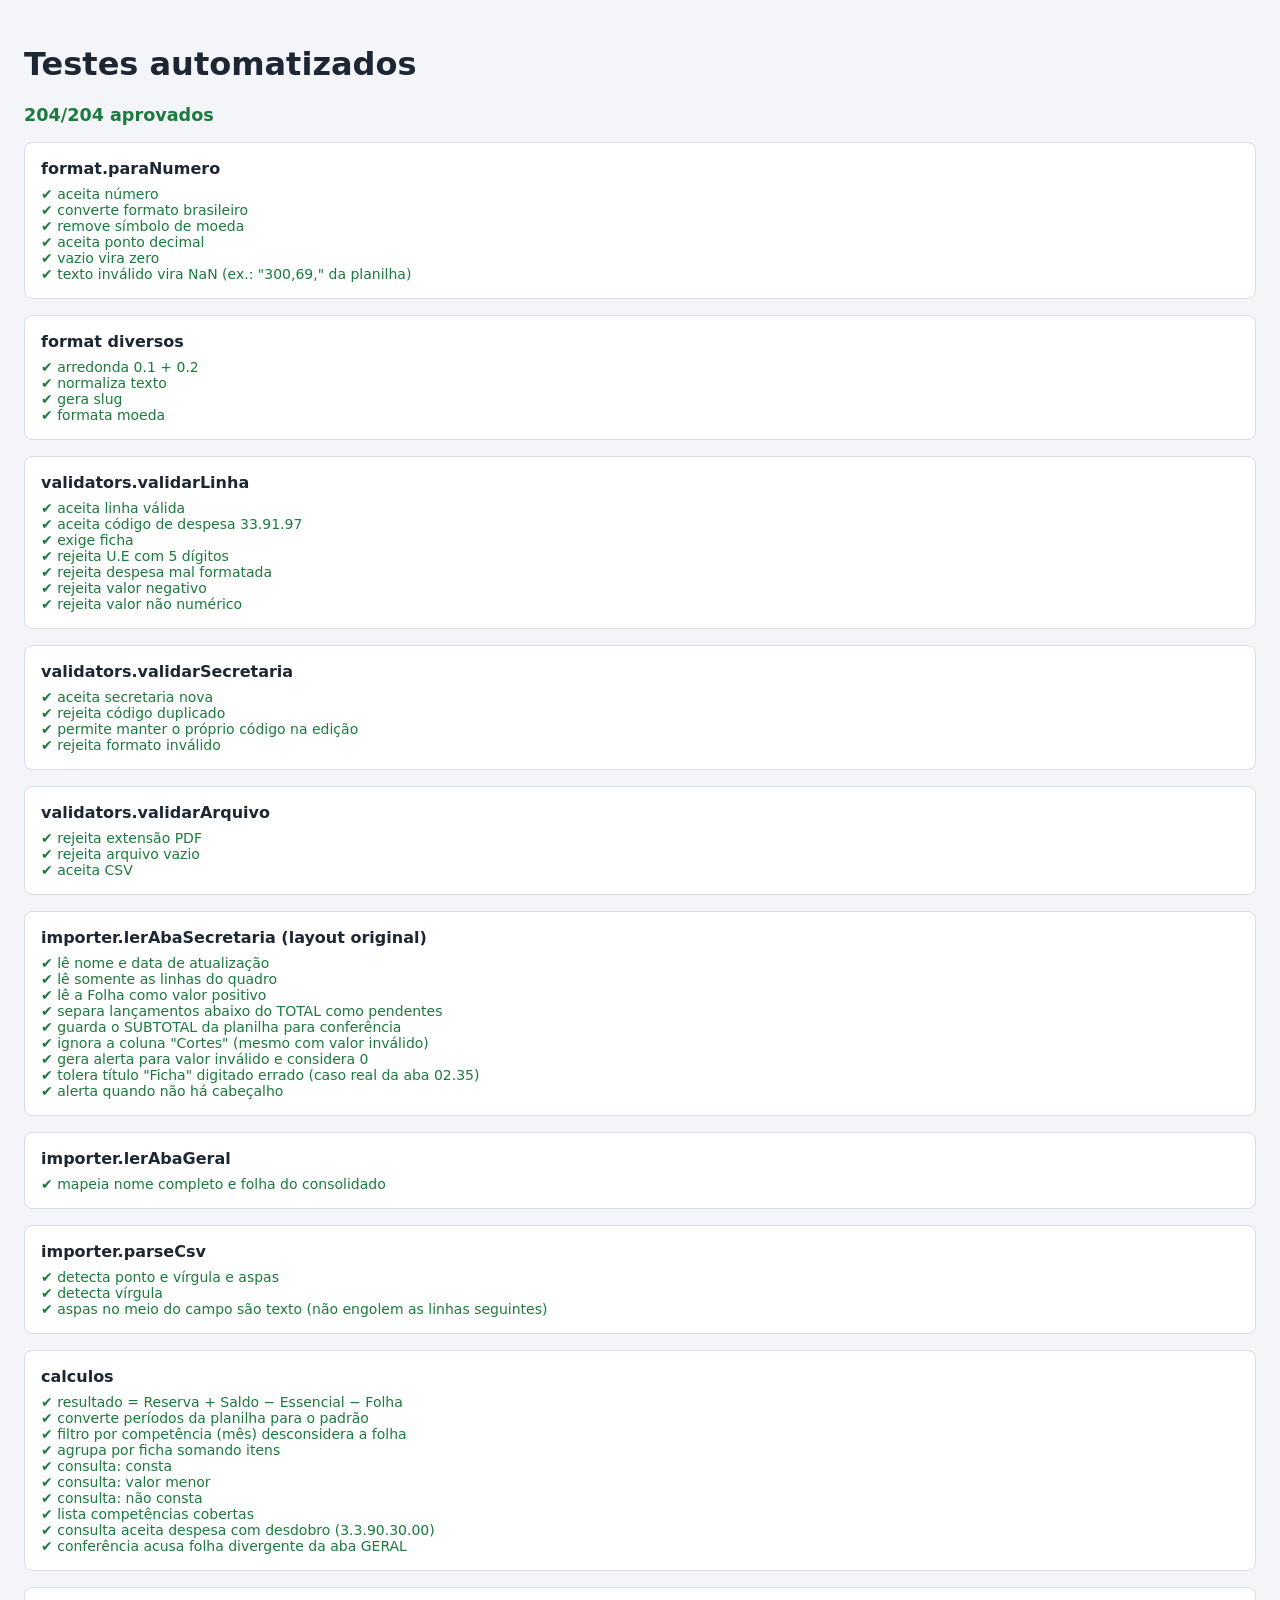
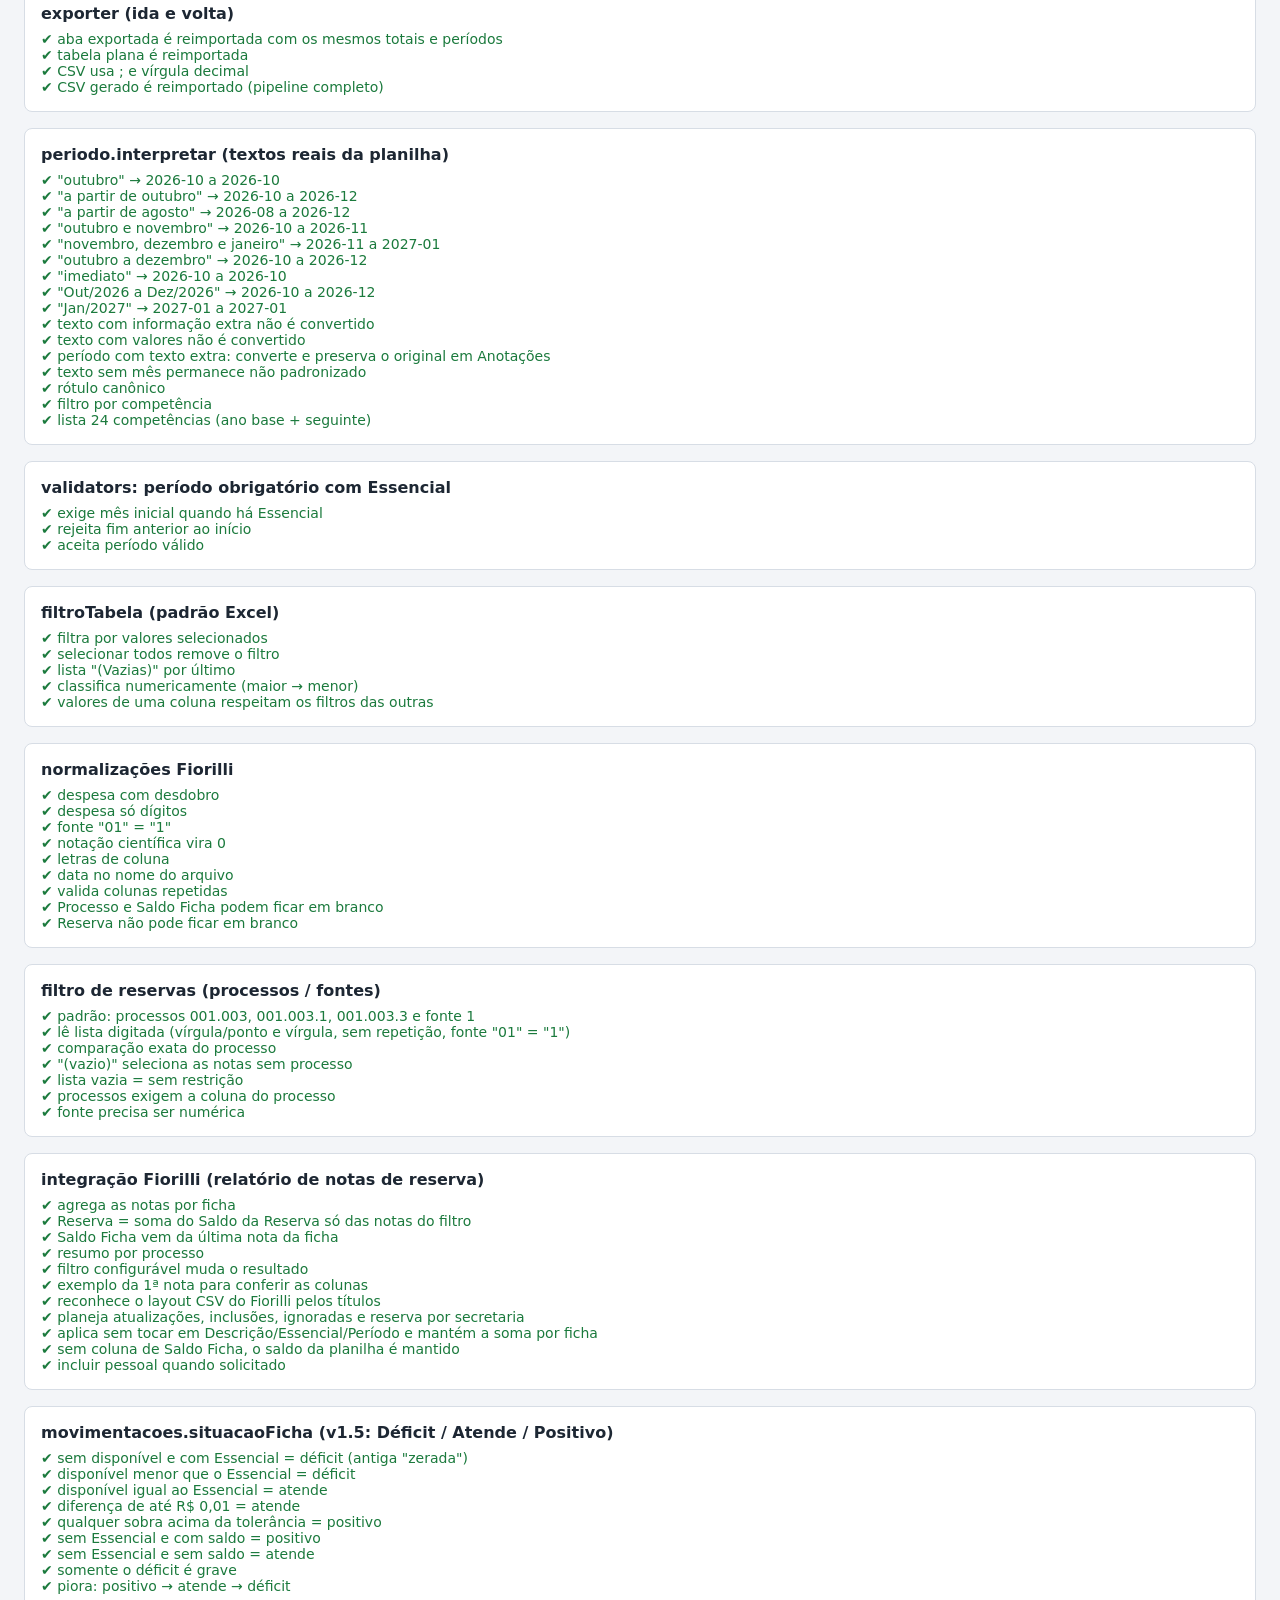
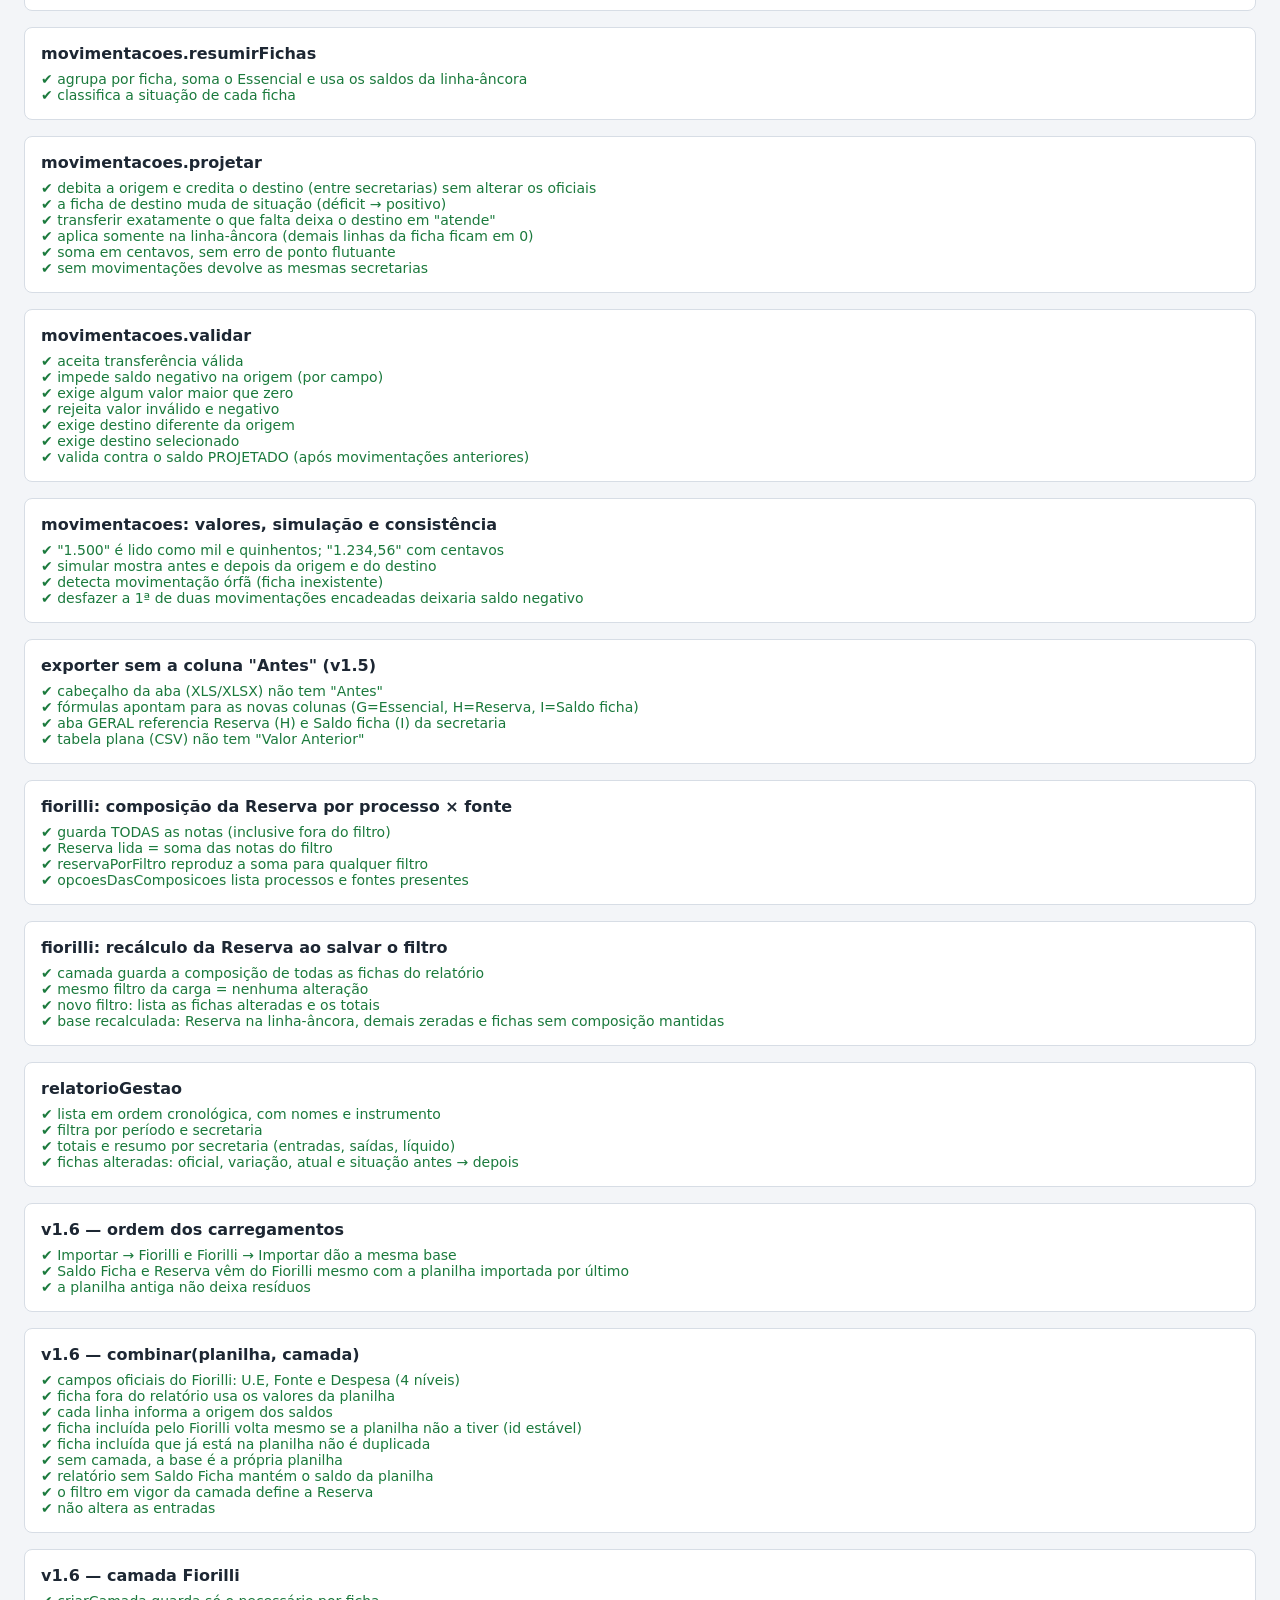
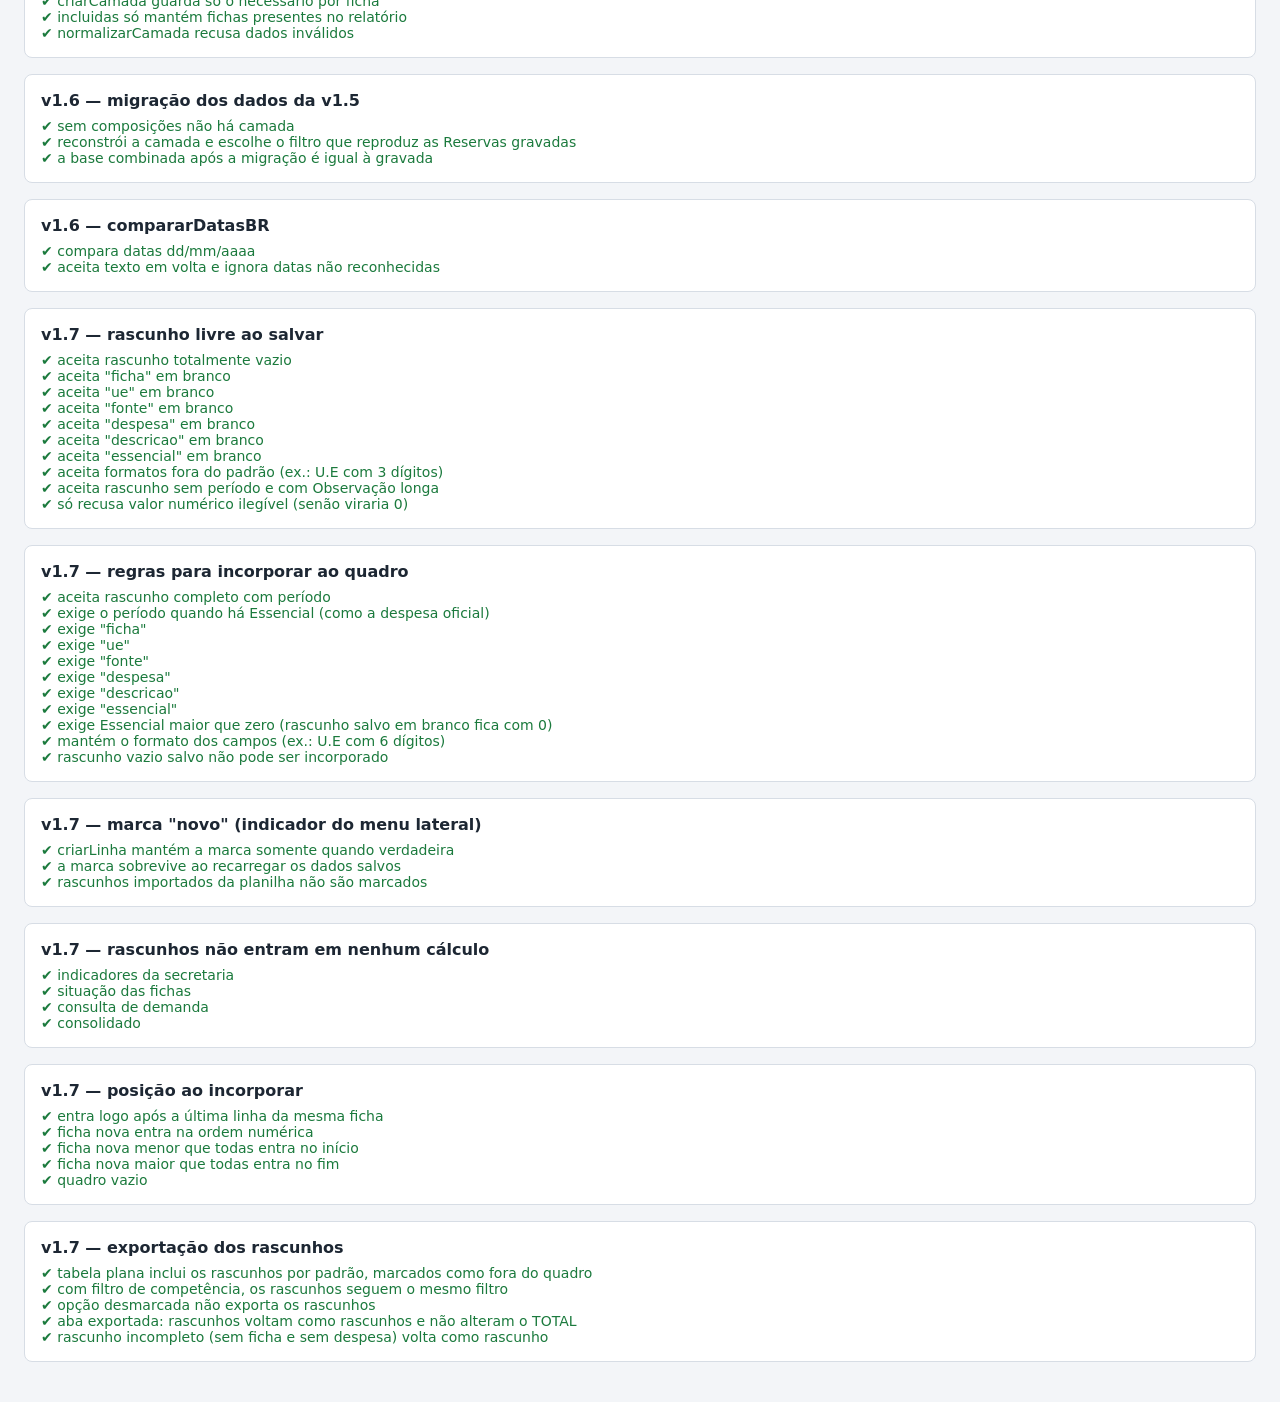
<file: tests/index.html>
<!DOCTYPE html>
<html lang="pt-BR">
<head>
  <meta charset="UTF-8">
  <meta name="viewport" content="width=device-width, initial-scale=1">
  <title>Testes · Planejamento e Orçamento</title>
  <link rel="stylesheet" href="runner/test-runner.css">
</head>
<body>
  <header class="cabecalho">
    <h1>Testes automatizados</h1>
    <p class="resumo" data-testid="resumo-testes" aria-live="polite">Executando…</p>
  </header>
  <main id="resultados" data-testid="resultados-testes"></main>

  <!-- Código da aplicação (somente módulos sem DOM) -->
  <script src="../assets/js/core/namespace.js"></script>
  <script src="../assets/js/core/config.js"></script>
  <script src="../assets/js/core/events.js"></script>
  <script src="../assets/js/utils/format.js"></script>
  <script src="../assets/js/utils/periodo.js"></script>
  <script src="../assets/js/utils/validators.js"></script>
  <script src="../assets/js/utils/filtroTabela.js"></script>
  <script src="../assets/js/data/schema.js"></script>
  <script src="../assets/js/data/calculos.js"></script>
  <script src="../assets/js/data/importer.js"></script>
  <script src="../assets/js/data/exporter.js"></script>
  <script src="../assets/js/data/fiorilli.js"></script>
  <script src="../assets/js/data/movimentacoes.js"></script>
  <script src="../assets/js/data/relatorioGestao.js"></script>

  <!-- Executor e especificações -->
  <script src="runner/test-runner.js"></script>
  <script src="specs/utils.spec.js"></script>
  <script src="specs/dados.spec.js"></script>
  <script src="specs/v11.spec.js"></script>
  <script src="specs/v14.spec.js"></script>
  <script src="specs/v15.spec.js"></script>
  <script src="specs/v16.spec.js"></script>
  <script src="specs/v17.spec.js"></script>
  <script src="runner/executar.js"></script>
</body>
</html>
</file>
<file: tests/runner/test-runner.css>
/* Estilos da página de testes */
body {
  margin: 0;
  padding: 1.5rem;
  font-family: "Segoe UI", system-ui, sans-serif;
  background: #f3f5f8;
  color: #1d2733;
}

.cabecalho {
  margin-bottom: 1rem;
}

.resumo {
  font-weight: 700;
  font-size: 1.1rem;
}

.resumo--ok { color: #1b7a3d; }
.resumo--falha { color: #b42318; }

.suite {
  margin-bottom: 1rem;
  padding: 1rem;
  background: #fff;
  border: 1px solid #d7dde5;
  border-radius: 8px;
}

.suite h2 {
  margin: 0 0 0.5rem;
  font-size: 1rem;
}

.suite ul {
  margin: 0;
  padding: 0;
  list-style: none;
  font-size: 0.875rem;
}

.caso--ok { color: #1b7a3d; }
.caso--falha { color: #b42318; font-weight: 600; }
</file>
